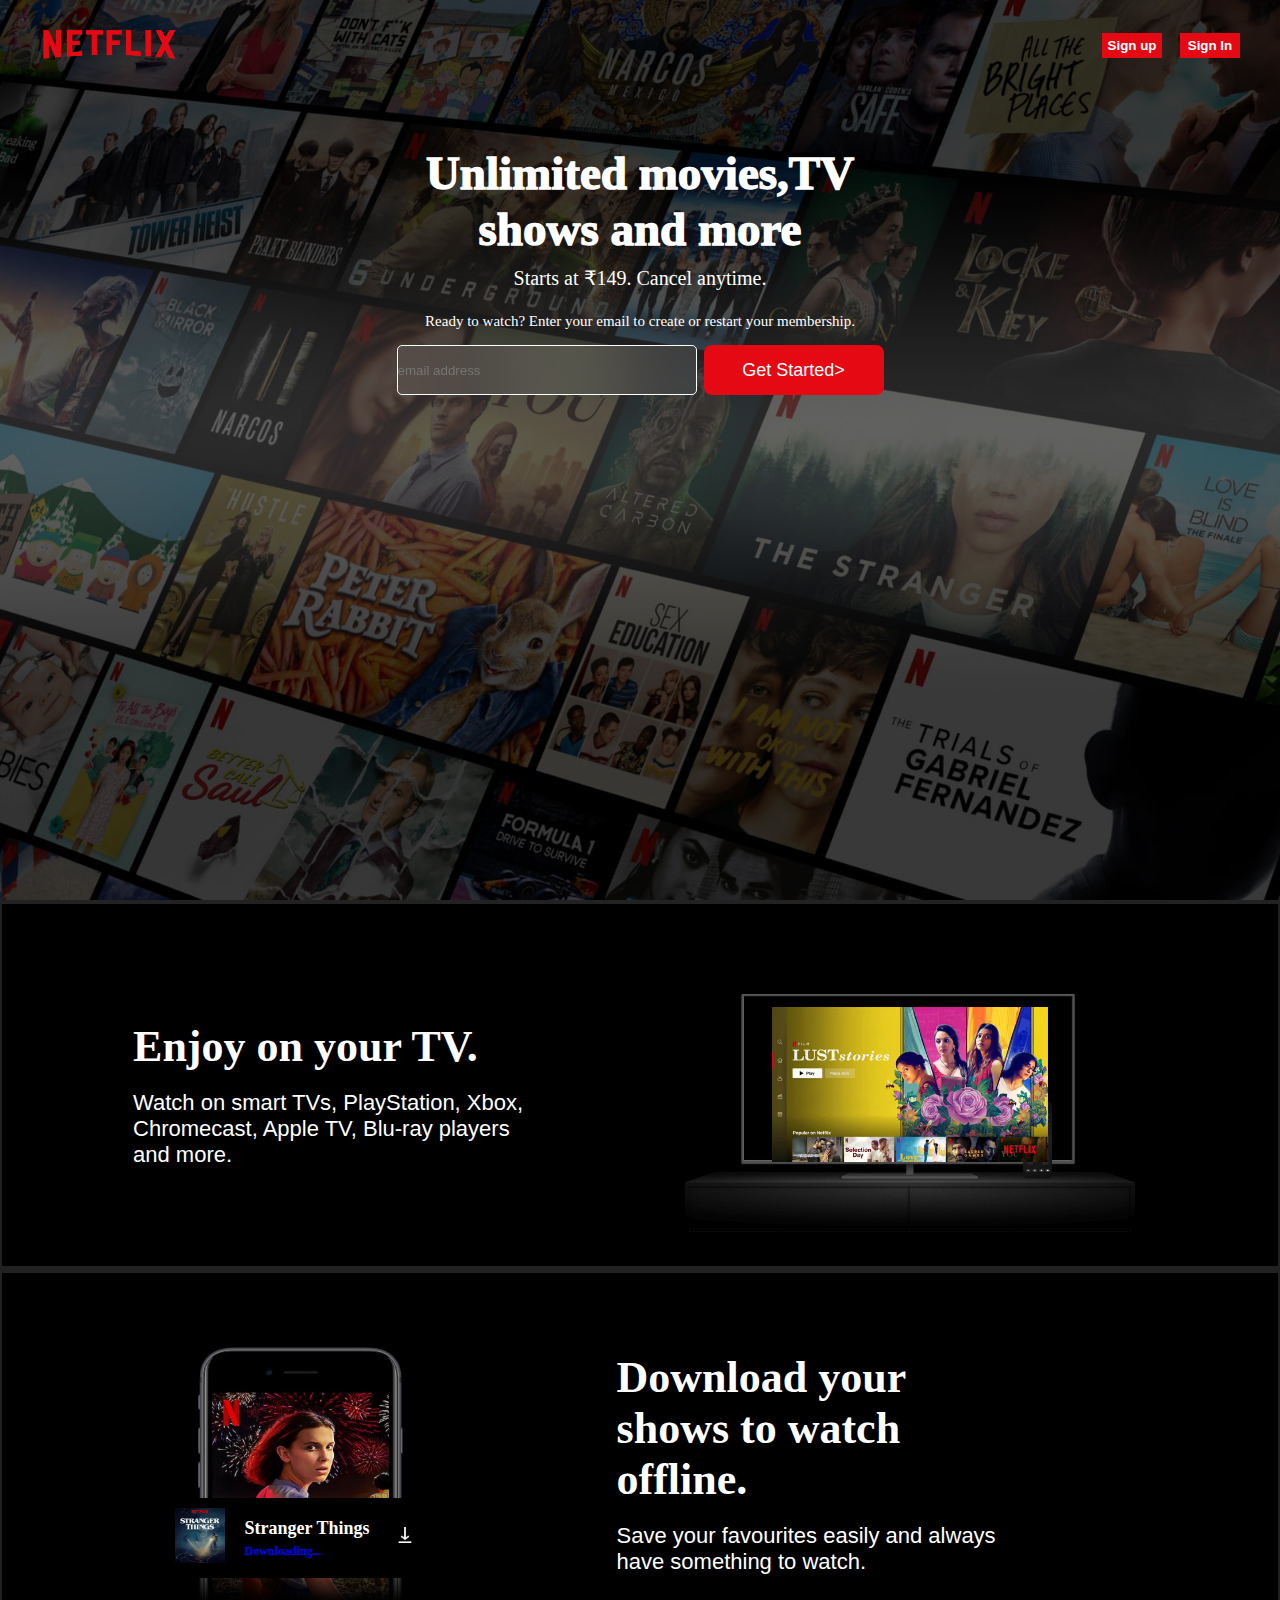
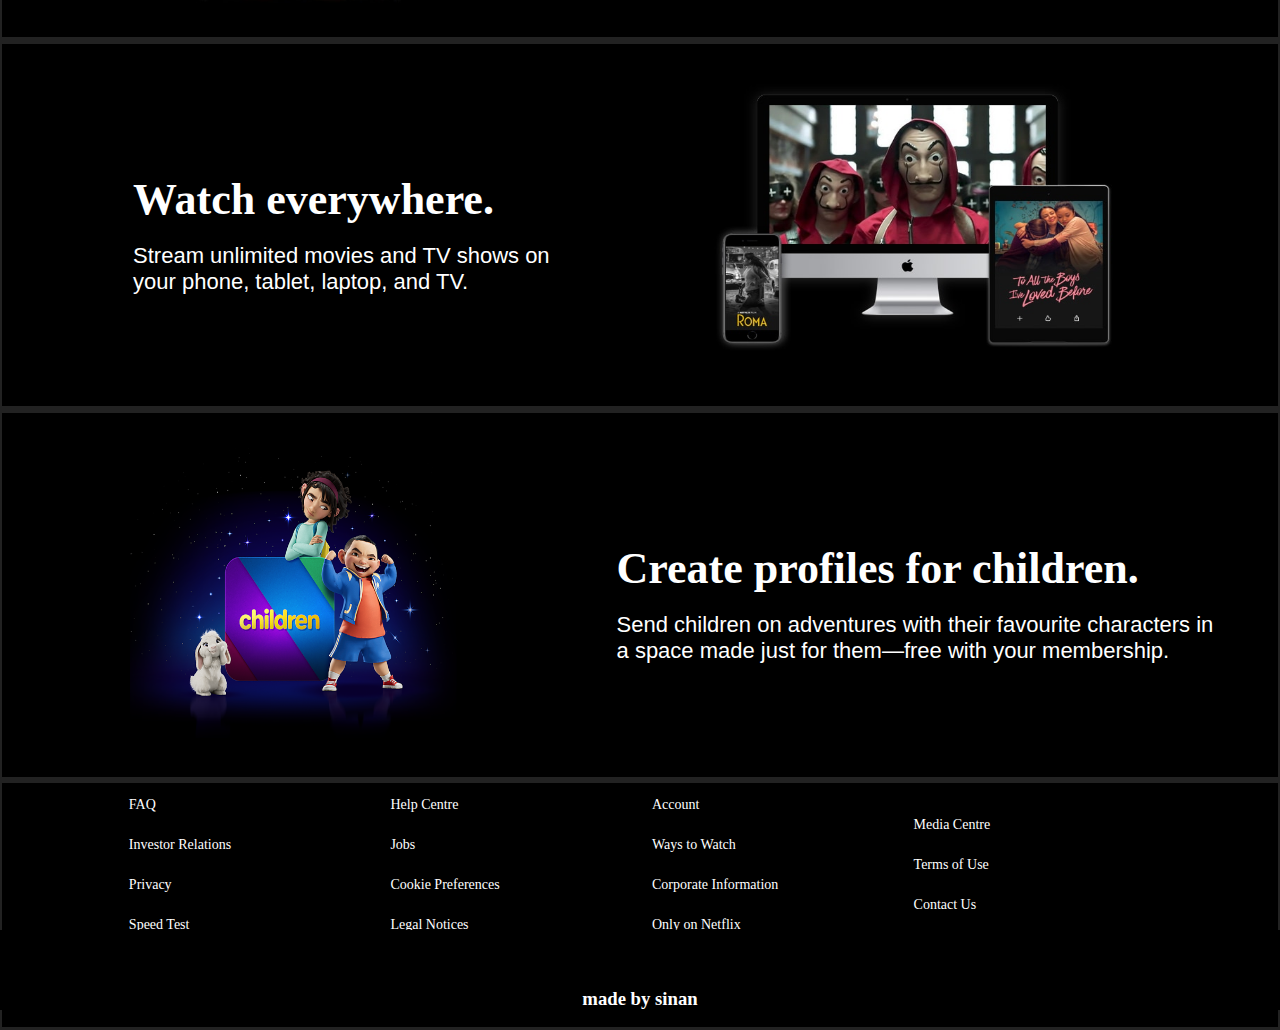
<file: index.html>
<!DOCTYPE html>
<html lang="en">
<head>
    <meta charset="UTF-8">
    <meta name="viewport" content="width=device-width, initial-scale=1.0">
    <title>Document</title>
    <link rel="stylesheet" href="https://cdnjs.cloudflare.com/ajax/libs/font-awesome/6.6.0/css/all.min.css" integrity="sha512-Kc323vGBEqzTmouAECnVceyQqyqdsSiqLQISBL29aUW4U/M7pSPA/gEUZQqv1cwx4OnYxTxve5UMg5GT6L4JJg==" crossorigin="anonymous" referrerpolicy="no-referrer" />
    <link rel="stylesheet" href="./index.css">
    
</head>
<body>
        <div class="background">
            <div class="first">
                <div class="ch1"><img src="./netflix-logo-0.png" width="140px" height="35px"  alt=""></div>
                <div class="ch2"><button class="btn2" onclick="return signup(event)">Sign up</button>
                    <button class="btn1" onclick="return signin(event)">Sign In</button>
                </div>
                <!-- <div class="ch2"><button class="btn1" onclick="return signin(event)">Sign In</button></div> -->
            </div>
            <div class="secondpart">
                <div class="heading1"><h1>Unlimited movies,TV
                    <br><span class="secondspan">shows and more</span> </h1></div>
                <div class="firstp"><p>Starts at ₹149. Cancel anytime.</p></div>
                <p class="secondp">Ready to watch? Enter your email to create or restart your membership.</p>
                <div class="emailbutton"><input class="firstinput" type="email" placeholder="email address" id="">
                    <button class="embtn" onclick="return email()">Get Started></button></div>
                    <h1 class="emailerror"></h1>

            </div>
        </div>
        <div class="secondmain">
            <div class="secondmainwidth">
                <div class="sctext"><h2>Enjoy on your TV.</h2><br>
                    <h3>
                        Watch on smart TVs, PlayStation, Xbox, Chromecast, Apple TV,
                        Blu-ray players <br> and more.
                      </h3>
                    </div>
                    <div class="scimage">
                        <img class="scimg" src="./tv.png" alt="">
                        <video autoplay loop class="scvid"  src="./video-tv-in-0819.m4v"></video>
                    </div>
            </div>
        </div>


        <div class="thirdmain">
            <div class="thirdmainwidth">
                <div class="thimage">
                    <img class="thimg" src="./home-mobile.jpg" alt="">
                    <div class="insideimg">
                        <img src="./boxshot.png" width="50px" height="55px" alt="">
                        <h5>Stranger Things <br>
                           <span class="spanh5"> Downloading...</span></h5>
                           <img class="gif" height="40px" width="40px" src="./download-icon.gif" alt="">
                     </div>
                    </div>
                    <div class="thtext">
                        <h2>Download your <br>shows to watch <br>offline.</h2>
                        <br>
                        <h3>
                            Save your favourites easily and always <br> have something to watch.
                          </h3>
                    </div>
            </div>
        </div>

        <div class="secondmain">
            <div class="secondmainwidth">
                <div class="sctext"><h2>Watch everywhere.</h2><br>
                    <h3>
                        Stream unlimited movies and TV shows on your phone, tablet, laptop, and TV.
                      </h3>
                    </div>
                    <div class="scimage">
                        <img class="scimg" src="./home-imac.jpg" alt="">
                        
                    </div>
            </div>
        </div>




        <div class="thirdmain">
            <div class="thirdmainwidth">
                <div class="fhimage">
                    <img class="fhimg" src="./child.png" alt="">
                    </div>
                    <div class="thtext">
                        <h2>Create profiles for children.</h2>
                        <br>
                        <h3>
                            Send children on adventures with their favourite characters in a space made just for them—free with your membership.
                          </h3>
                    </div>
            </div>
        </div>
        <nav>
            <div class="navmain">
            <div class="nav1">
                <ul><li>FAQ</li></ul>
                <ul><li>Investor Relations</li></ul>
                <ul><li>Privacy</li></ul>
                <ul><li>Speed Test</li></ul>
            </div>
            <div class="nav2">
                <ul><li>Help Centre</li></ul>
                <ul><li>Jobs</li></ul>
                <ul><li>Cookie Preferences</li></ul>
                <ul><li> Legal Notices</li></ul>
            </div>
            <div class="nav3">
                <ul><li>Account</li></ul>
                <ul><li>Ways to Watch</li></ul>
                <ul><li>Corporate Information</li></ul>
                <ul><li>Only on Netflix</li></ul>
            </div>
            <div class="nav4">
                <ul><li>Media Centre</li></ul>
                <ul><li> Terms of Use</li></ul>
                <ul><li>Contact Us</li></ul>
                
            </div>
        </div>
        </nav>
        <nav class="end">
            <h3>made by sinan </h3>
        </nav>





    <script src="./index.js"></script>
</body>
</html>
</file>
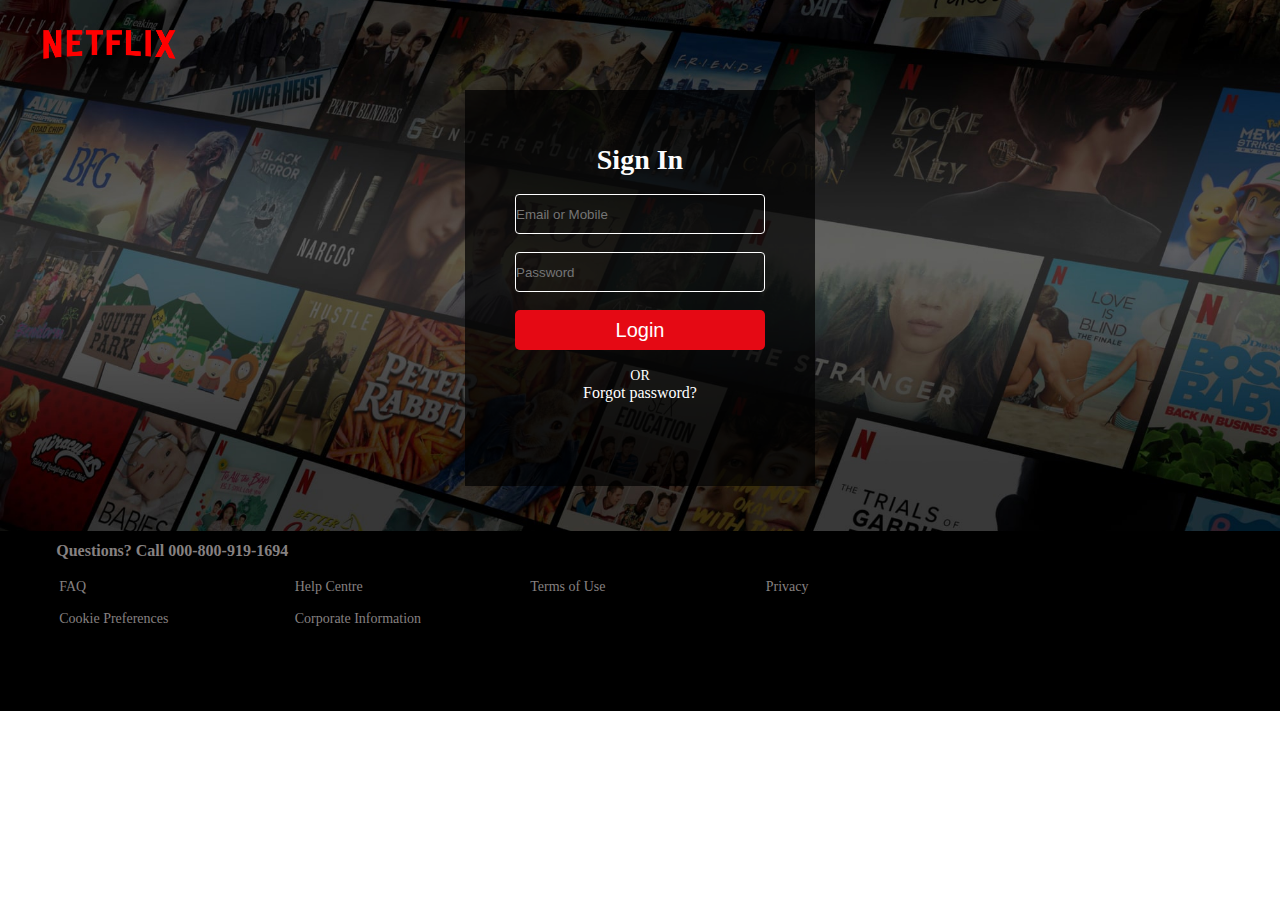
<file: login.html>
<!DOCTYPE html>
<html lang="en">
<head>
    <meta charset="UTF-8">
    <meta name="viewport" content="width=device-width, initial-scale=1.0">
    <title>Document</title>
    <link rel="stylesheet" href="./login.css">
</head>
<body>
    <div class="background">
        <div class="first">
            <div class="ch1"><img class="imger" src="./netflix-logo-0.png" width="140px" height="35px"  alt=""></div>
        </div>
        <div class="loginmain">
        <div class="login">
            <br><br><br>
            <h2 class="h2">Sign In</h2>
            <form action="" onsubmit="return login(event)">
                <br>
                <input type="text" id="username" placeholder="Email or Mobile">
                <br><br>
                <input type="password"  id="password" placeholder="Password">
                <br><br>
                <button type="submit">Login</button><br><br>
                <p style="color: white; font-size: 14px;" >OR</p>
                <p class="pa"><a href="#!!">Forgot password?</a></p><br>
                <div class="innerlogin"></div>  

            </form>
        </div>
    </div><br><br>
    <footer>
        <div class="foomain">
        <div class="foo1"> <h3>Questions? Call 000-800-919-1694</h3></div>
        <div class="foo2">
           <div class="one">
            <ul><li>FAQ</li>
            <li>Cookie Preferences</li></ul>
           </div>
           <div class="two">
            <ul>
                <li>Help Centre</li>
                <li>Corporate Information</li>
            </ul>
           </div>
           <div class="three">
            <ul><li>Terms of Use</li></ul>
           </div>
           <div class="four">
            <ul><li>Privacy</li></ul>
           </div>
        </div>
    </div>
    </footer>


    <script src="./login.js"></script>
</body>
</html>
</file>
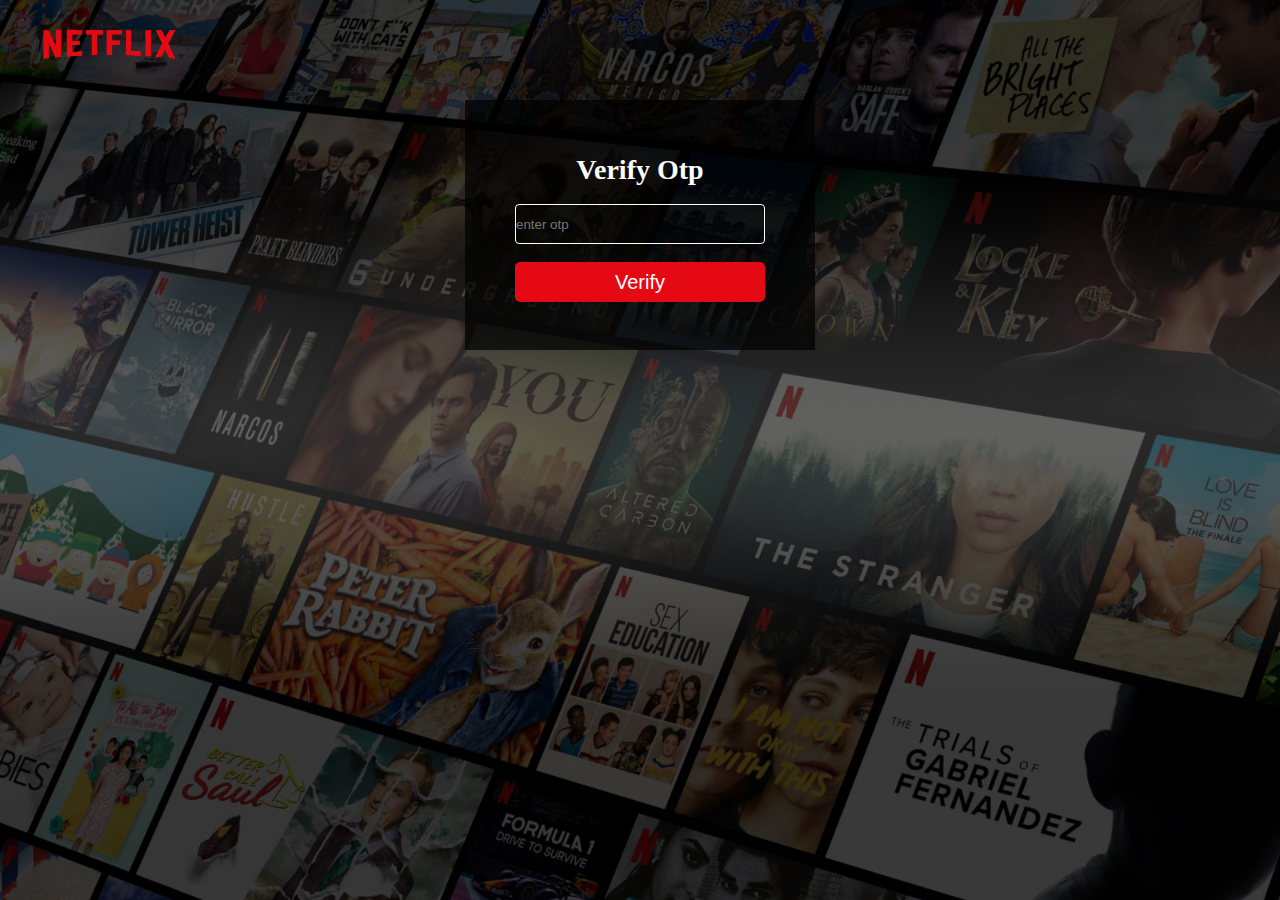
<file: otp.html>
<!DOCTYPE html>
<html lang="en">
<head>
    <meta charset="UTF-8">
    <meta name="viewport" content="width=device-width, initial-scale=1.0">
    <title>Document</title>
    <link rel="stylesheet" href="./otp.css">
</head>
<body>
    <div class="background">
        <div class="first">
            <div class="ch1"><img class="imger" src="./netflix-logo-0.png" width="140px" height="35px"  alt=""></div>
        </div>
        <!-- <div>
            
                <legend>EnterOtp</legend>
                <br><br>
                <form action="" onsubmit="return verifyotp(event)">
                    <input type="text"  id="otp">
                    <br><br>
                    <button type="submit">Verify</button>
                </form>
           
        </div> -->
        <div class="loginmain">
            <div class="login"><br><br><br>
                <h2 class="h2">Verify Otp</h2>
                <form action="" onsubmit="return verifyotp(event)">
                    <br>
                    <input type="text"  id="otp" placeholder="enter otp">
                    <br><br>
                    <button type="submit">Verify</button>
                    
                    
    
                </form>
            </div>
        </div>
    






    <script src="./otp.js"></script>
</body>
</html>
</file>
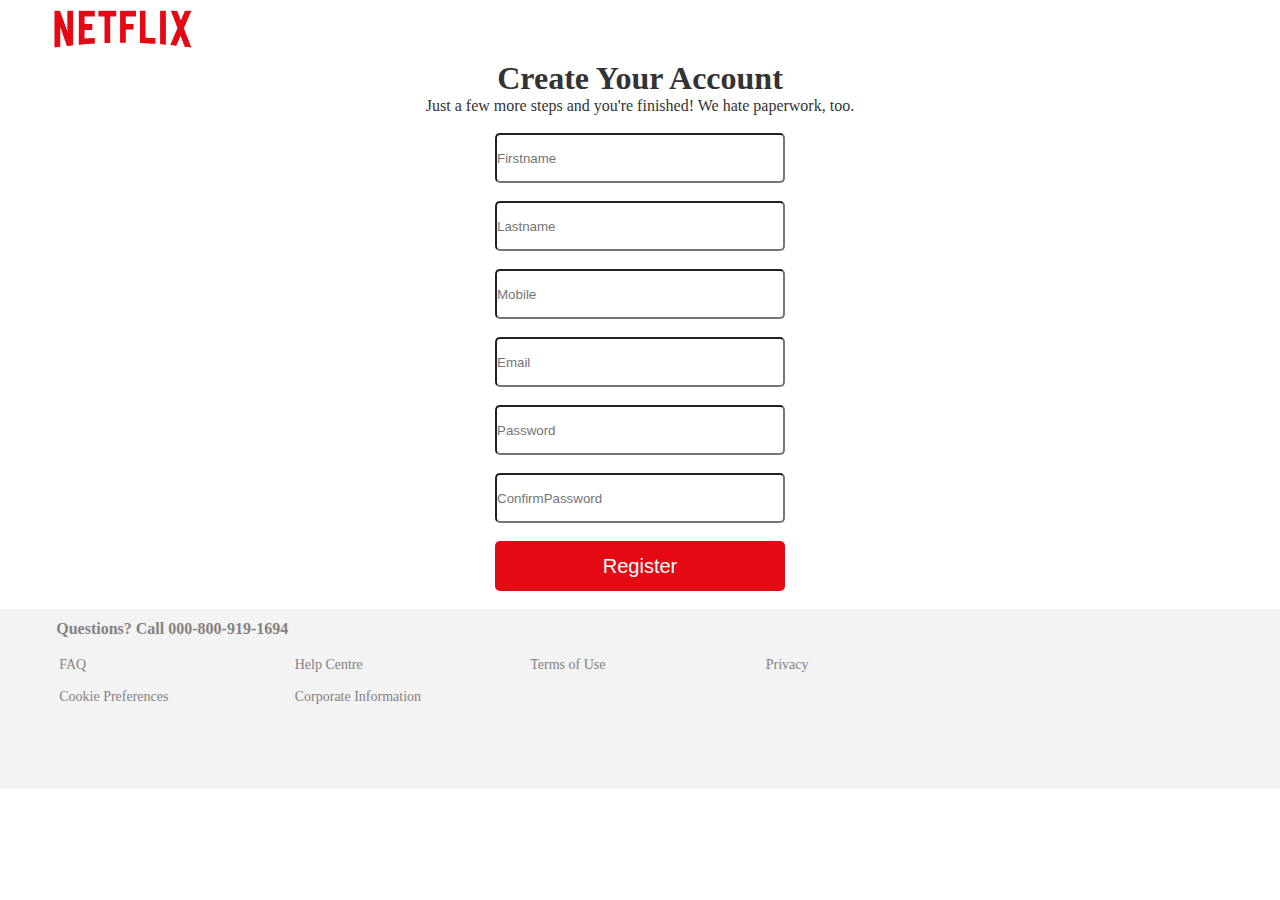
<file: register.html>
<!DOCTYPE html>
<html lang="en">
<head>
    <meta charset="UTF-8">
    <meta name="viewport" content="width=device-width, initial-scale=1.0">
    <title>Document</title>
    <link rel="stylesheet" href="./register.css">
</head>
<body>
    <nav>
        <nav class="navmain">
            <img src="./netflix-logo-0.png" height="45px" alt="">
        </nav>
    </nav>
    <div class="heading"><h1>Create Your Account </h1>
    <p>Just a few more steps and you're finished!
        We hate paperwork, too.</p></div>
        <div class="inner"></div>

       <br>
               
                <div class="form">
                <form action="" onsubmit="return register(event)">
                    
                    <input type="text"  id="firstname" placeholder="Firstname">
                    <br><br>
                    <input type="text"  id="lastname" placeholder="Lastname">
                    <br><br>
                    <input type="tel"  id="phonenumber"placeholder="Mobile" >
                    <br><br>
                    <input type="email"  id="email"placeholder="Email">
                    <br><br>
                    <input type="password"  id="password" placeholder="Password">
                    <br><br>         
                    <input type="password"  id="confirmpassword" placeholder="ConfirmPassword">
                    <br><br>
                    <div class="inner"></div>
                    <button type="submit">Register</button>

                </form>
            </div><br>
            <footer>
                <div class="foomain">
                <div class="foo1"> <h3>Questions? Call 000-800-919-1694</h3></div>
                <div class="foo2">
                   <div class="one">
                    <ul><li>FAQ</li>
                    <li>Cookie Preferences</li></ul>
                   </div>
                   <div class="two">
                    <ul>
                        <li>Help Centre</li>
                        <li>Corporate Information</li>
                    </ul>
                   </div>
                   <div class="three">
                    <ul><li>Terms of Use</li></ul>
                   </div>
                   <div class="four">
                    <ul><li>Privacy</li></ul>
                   </div>
                </div>
            </div>
            </footer>



    <script src="./register.js"></script>
</body>
</html>
</file>
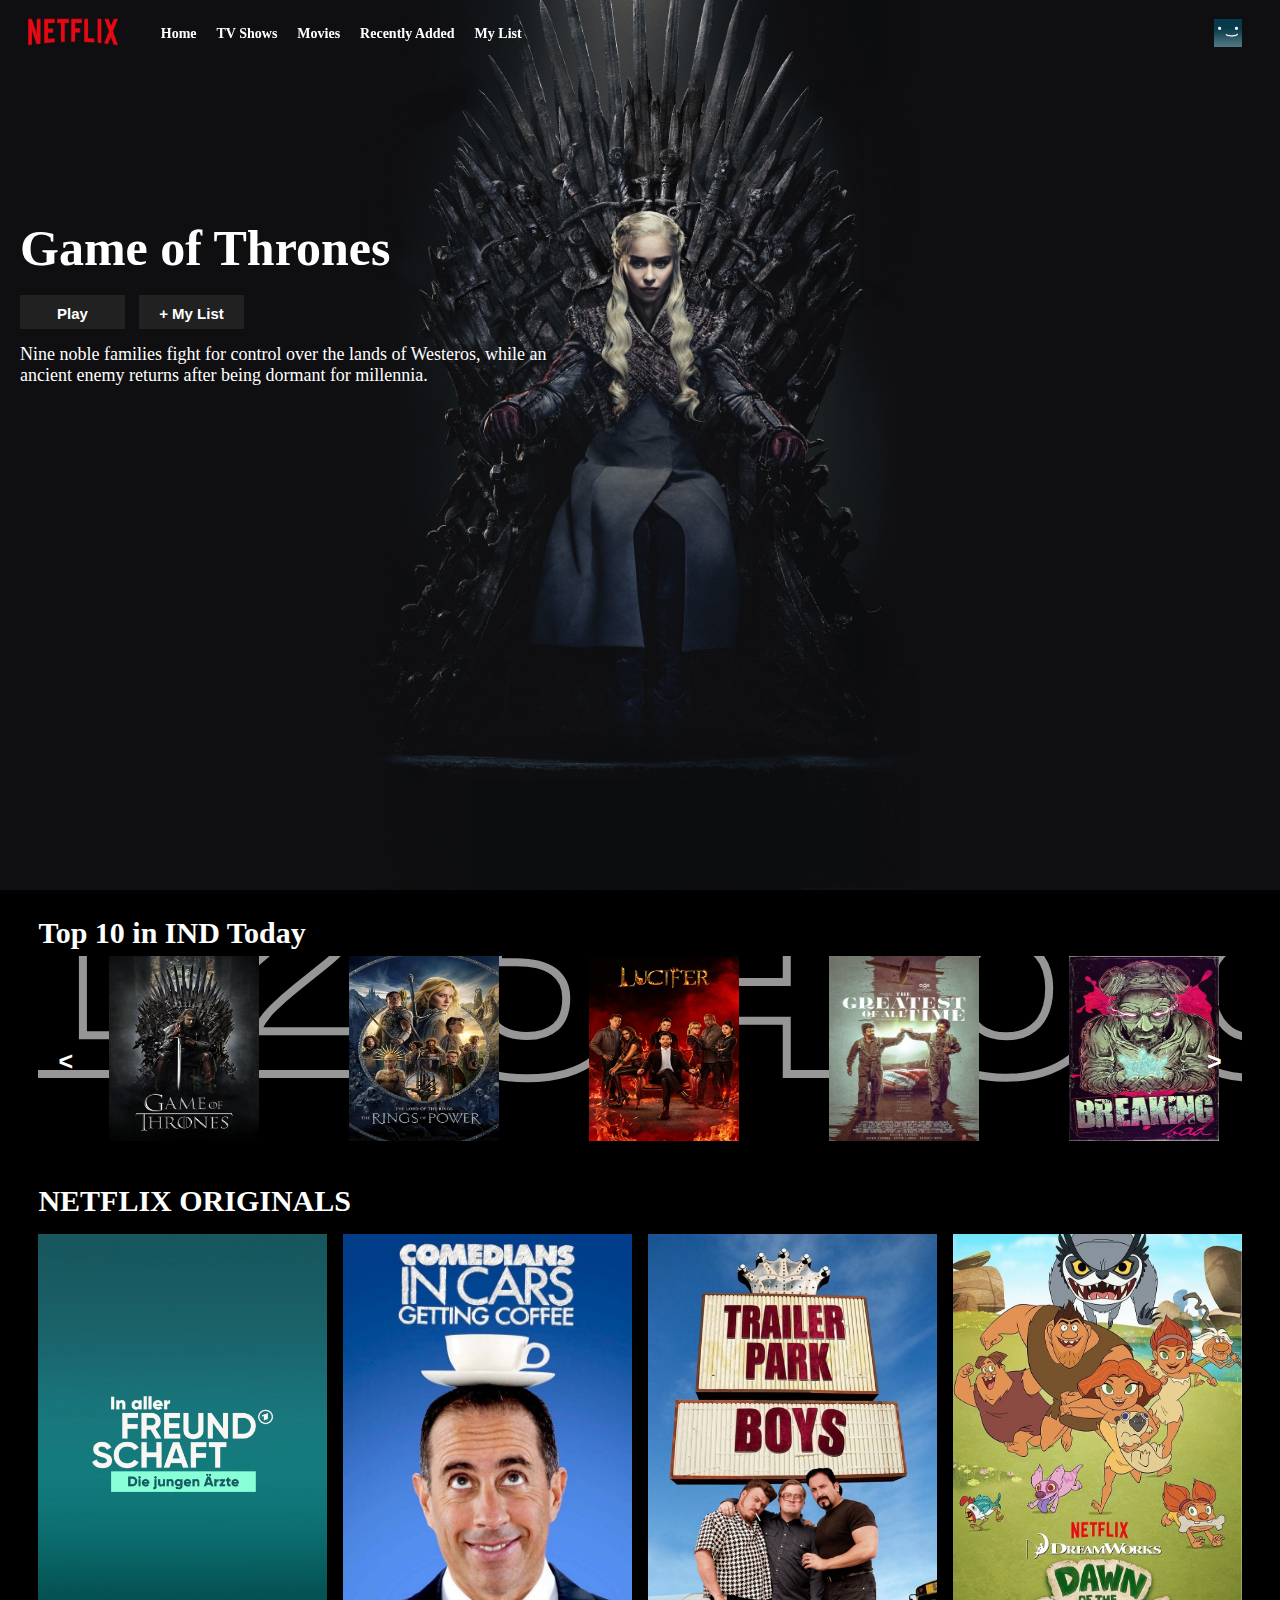
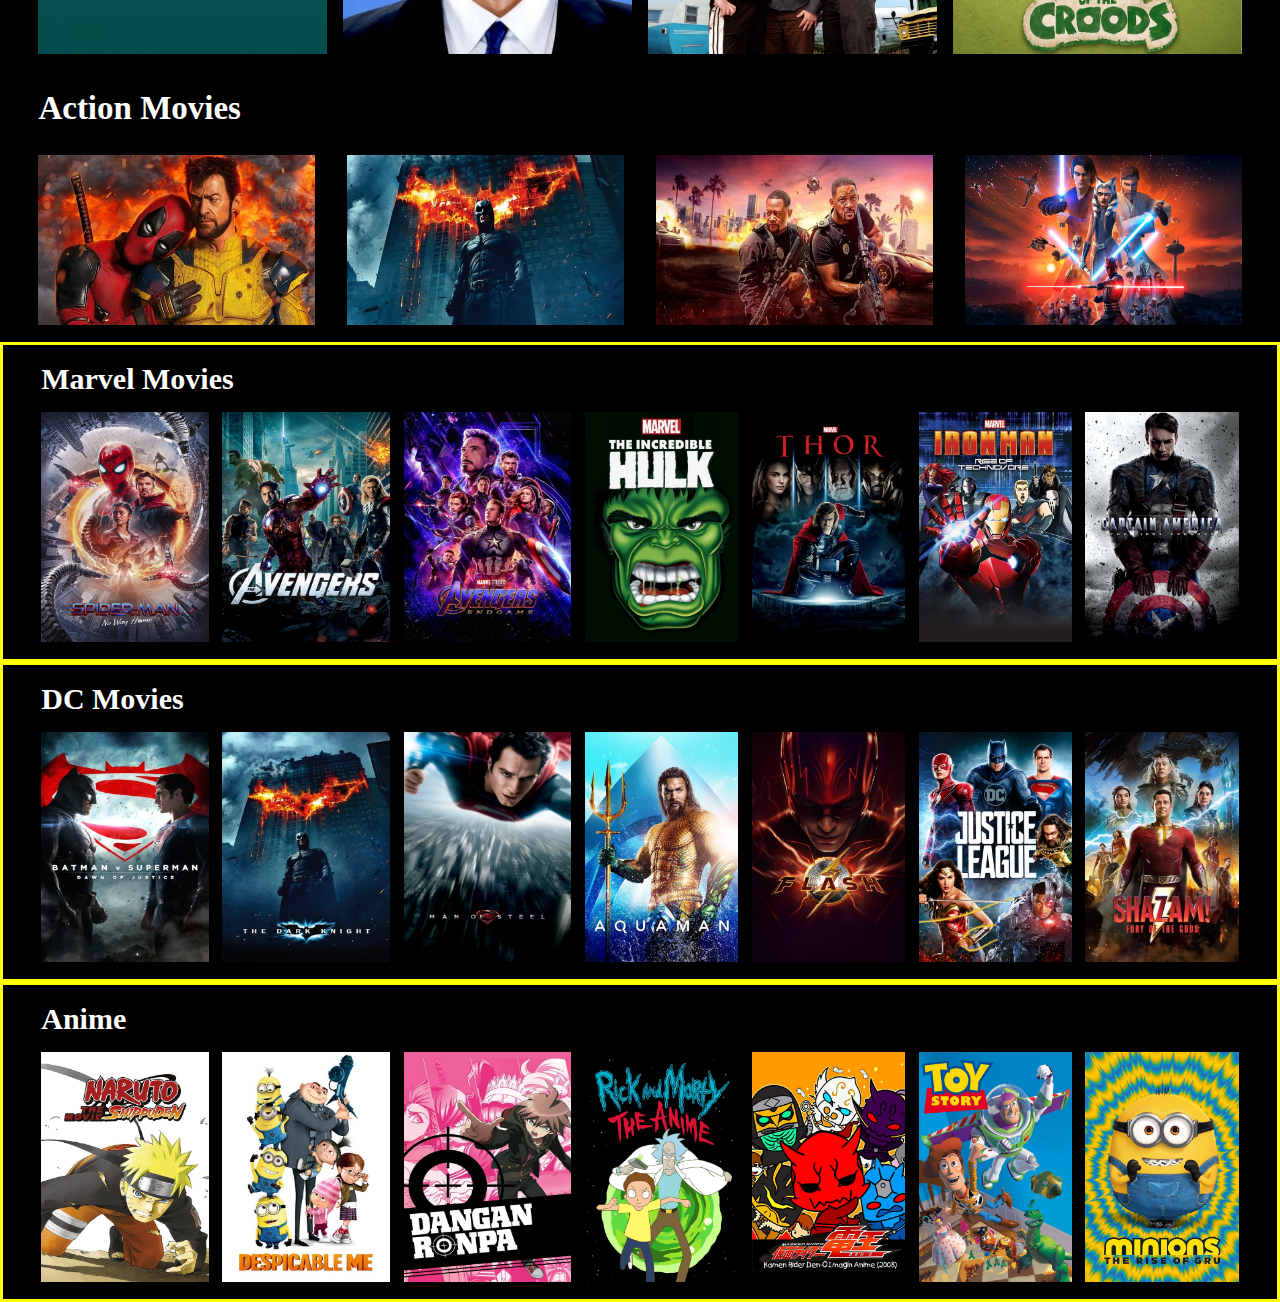
<file: welcome.html>
<!DOCTYPE html>
<html lang="en">
<head>
    <meta charset="UTF-8">
    <meta name="viewport" content="width=device-width, initial-scale=1.0">
    <title>Document</title>
    <link rel="stylesheet" href="./welcome.css">
    <link rel="stylesheet" href="https://cdnjs.cloudflare.com/ajax/libs/font-awesome/6.6.0/css/all.min.css" integrity="sha512-Kc323vGBEqzTmouAECnVceyQqyqdsSiqLQISBL29aUW4U/M7pSPA/gEUZQqv1cwx4OnYxTxve5UMg5GT6L4JJg==" crossorigin="anonymous" referrerpolicy="no-referrer" />
</head>
<body>
    <div class="background">
        <nav>
            <div class="navmain">
                <div class="logo"><img src="./netflix-logo-0.png" height="32px" width="95px" alt=""></div>
                <div class="items">
                    <ul>
                        <li><a href="#!!">Home</a></li>
                        <li><a href="#!!">TV Shows</a></li>
                        <li><a href="#!!">Movies</a></li>
                        <li><a href="#!!">Recently Added</a></li>
                        <li><a href="#!!">My List</a></li>
                    </ul>
                </div>
                <div class="coverall">
                <div class="search-container">
                    <input type="text" class="searchfield" placeholder="search" onclick="moviedata()">
                    <i class="fa-solid fa-magnifying-glass iconsearch" style="color: #ffffff;" onclick="moviedata()"></i>
                </div>

                <div class="leftitems"><i class="fa-solid fa-bell" style="color: #ffffff;"></i>
                    <img class="welcome" src="./welcomeavatar.png" alt="">
                </div>
            </div>

            </div>
            
        </nav>
        <div class="api">
      
        </div>
       



        <section class="slider">
            <div class="slide active" style="background-image: url('./gotttt.jpg');">
                <div class="content">
                    <br><br><br>
                    <h1>Game of Thrones</h1>
                    <button><i class="fa-solid fa-play" style="color: #ffffff;"></i>   Play</button>
                    <button>+ My List</button>
                    <p>Nine noble families fight for control over the lands of Westeros, while an ancient enemy returns after being dormant for millennia.</p>
                </div>
            </div>
    <div class="slide " style="background-image: url('./shit.jpg');">
        <div class="content">
            <br><br><br>
            <h1>Breaking Bad</h1>
            <button><i class="fa-solid fa-play" style="color: #ffffff;"></i>   Play</button>
            <button>+ My List</button>
            <p>A chemistry teacher diagnosed with inoperable lung cancer turns to manufacturing and selling methamphetamine with a former student to secure his family's future.</p>
        </div>
    </div>
    <div class="slide" style="background-image: url('./newwww.jpg');">
        <div class="content"><br><br><br>
            <h1>House of the Dragon</h1>
            <button><i class="fa-solid fa-play" style="color: #ffffff;"></i>   Play</button>
            <button>+ My List</button>
            <p>An internal succession war within House Targaryen at the height of its power, 172 years before the birth of Daenerys Targaryen.</p>
        </div>
    </div>
    <div class="slide " style="background-image: url('./welcomeback.jpg');">
        <div class="content"><br><br><br>
            <h1>Narcos</h1>
            <button><i class="fa-solid fa-play" style="color: #ffffff;"></i>  Play</button>
            <button>+ My List</button>
            <p>A gritty chronicle of the war against Colombia's drug cartels.</p>
        </div>
</div>
</section>
    </div> <br><br>
    <section>
        <section class="section1">
        <div class="heading"><h1 style="color: white; font-size: 30px;" >Top 10 in IND Today</h1></div>

        <div class="slider-container">
            <button class="prev"><</button>

        <div class="nobox">
            <div class="one">
                <div class="card1"><h1>1</h1></div>
                <div class="img1">
                    <img src="./oneee.jpg" alt="">
                </div>
            </div>
            <div class="two">
                <div class="card1"><h1>2</h1></div>
                <div class="img1">
                    <img src="./two.jpg" alt="">
                </div>
            </div>
            <div class="three">
                <div class="card1"><h1>3</h1></div>
                <div class="img1">
                    <img src="./three.jpg" alt="">
                </div>
            </div>
            <div class="four">
                <div class="card1"><h1>4</h1></div>
                <div class="img1">
                    <img src="./vijay.jpg" alt="">
                </div>
            </div>
            <div class="five">
                <div class="card1"><h1>5</h1></div>
                <div class="img1">
                    <img src="./bad.jpg" alt="">
                </div>
            </div>
            <div class="five">
                <div class="card1"><h1>6</h1></div>
                <div class="img1">
                    <img src="./six.jpg" alt="">
                </div>
            </div>
            <div class="five">
                <div class="card1"><h1>7</h1></div>
                <div class="img1">
                    <img src="./seven.jpg" alt="">
                </div>
            </div>
            <div class="five">
                <div class="card1"><h1>8</h1></div>
                <div class="img1">
                    <img src="./eight.jpg" alt="">
                </div>
            </div>
            <div class="five">
                <div class="card1"><h1>9</h1></div>
                <div class="img1">
                    <img src="./nine.jpg" alt="">
                </div>
            </div>
            <div class="five">
                <div class="card1"><h1>10</h1></div>
                <div class="img1">
                    <img src="./ten.jpg" alt="">
                </div>
            </div>
            
        </div>
        <button class="next">></button>
        </div>
    </section>
    </section><br>

    <section class="sectiontwo">
        <div class="sectwohead"><h1 style="color: white;font-size: 30px;">NETFLIX ORIGINALS</h1></div>

        <section class="sectiontwosub">
            <div class="secone"><img class="secimages" src="./secone.jpg" alt=""></div>
            <div class="sectwo"><img class="secimages" src="./sectwo.jpg" alt=""></div>
            <div class="secthree"><img src="./secthree.jpg" class="secimages" alt=""></div>
            <div class="secfour"><img src="./secfour.jpg" class="secimages" alt=""></div>
        </section>
    </section><br>
    <section class="sectionthree">
        <div class="threehead"><h1 style="color: white;font-size: 33px;">Action Movies</h1></div>
        <section class="sectionthreesub">
            <div class="threeone"><img class="secimages" src="./three1.jpg" alt=""></div>
            <div class="threetwo"><img class="secimages" src="./three2.jpg" alt=""></div>
            <div class="threethree"><img src="./three3.jpg" class="secimages" alt=""></div>
            <div class="threefour"><img src="./three4.jpg" class="secimages" alt=""></div>
           </section>
    </section>
    <section class="sectionfour">
        <div class="fourhead"><h1 style="color: white;font-size: 30px;">Marvel Movies</h1></div>
        <section class="sectionfoursub">
            <div class="fourone"><img class="secimages" src="./four1.jpg" alt=""></div>
            <div class="fourtwo"><img class="secimages" src="./four2.jpg" alt=""></div>
            <div class="fourthree"><img class="secimages" src="./four3.jpg" alt=""></div>
            <div class="fourfour"><img class="secimages" src="./four4.jpg" alt=""></div>
            <div class="fourfour"><img class="secimages" src="./four5.jpg" alt=""></div>
            <div class="fourfour"><img class="secimages" src="./four6.jpg" alt=""></div>
            <div class="fourfour"><img class="secimages" src="./four7.jpg" alt=""></div>


        </section>
    </section>
    <section class="sectionfour">
        <div class="fourhead"><h1 style="color: white;font-size: 30px;">DC Movies</h1></div>
        <section class="sectionfoursub">
            <div class="fourone"><img class="secimages" src="./five1.jpg" alt=""></div>
            <div class="fourtwo"><img class="secimages" src="./bat.jpg" alt=""></div>
            <div class="fourthree"><img class="secimages" src="./super.jpg" alt=""></div>
            <div class="fourfour"><img class="secimages" src="./five4.jpg" alt=""></div>
            <div class="fourfour"><img class="secimages" src="./five5.jpg" alt=""></div>
            <div class="fourfour"><img class="secimages" src="./five6.jpg" alt=""></div>
            <div class="fourfour"><img class="secimages" src="./five7.jpg" alt=""></div>


        </section>
    </section>
    <section class="sectionfour">
        <div class="fourhead"><h1 style="color: white;font-size: 30px;">Anime</h1></div>
        <section class="sectionfoursub">
            <div class="fourone"><img class="secimages" src="./six1.jpg" alt=""></div>
            <div class="fourtwo"><img class="secimages" src="./des.jpg" alt=""></div>
            <div class="fourthree"><img class="secimages" src="./six3.jpg" alt=""></div>
            <div class="fourfour"><img class="secimages" src="./six4.jpg" alt=""></div>
            <div class="fourfour"><img class="secimages" src="./six5.jpg" alt=""></div>
            <div class="fourfour"><img class="secimages" src="./six6.jpg" alt=""></div>
            <div class="fourfour"><img class="secimages" src="./six7.jpg" alt=""></div>


        </section>
    </section>




    <script src="./welcome.js"></script>

</body>
</html>
</file>
<file: index.css>
*{
    box-sizing: border-box;
    margin: 0;
    padding: 0;
}
.first{
    /* border: 6px solid red; */
    width: 100%;
    height: 90px;
    display: flex;
    margin-bottom: 55px;
   gap: 110px;
}

.ch1{
    /* border: 4px solid yellow;    */
    height: inherit;
    width: 50%;
    display: flex;
    align-items: center;
    margin-left: 40px;
    margin-bottom: 20px;
}
.ch2{
    /* border: 4px solid yellow; */
    height: inherit;
    width: 50%;
    display: flex;
    justify-content: end;
    align-items: center;
    margin-right: 40px;
    gap: 18px;
    
}
.background {
    width: 100%;
    height: 100vh; 
    background-image: url('./home-bg.jpg');
    background-position: center;
    background-repeat: no-repeat;
    background-size: cover; 
}
.btn1{
    padding: 5px;
    background-color: #e50914;
    color: white;
    width: 60px;
    border: none;
    font-weight: bolder;
}
.btn1:hover{
    background-color: #e02f38;
}
.btn2{
    padding: 5px;
    background-color: #e50914;
    color: white;
    width: 60px;
    border: none;
    /* position: relative;
    left: 300px; */
    font-weight: bolder;

}
.btn2:hover{
    background-color: #e02f38;
}
.secondpart{
    /* border: 2px solid red; */
    height: 400px;
    display: flex;
    flex-direction: column;
}
.heading1{
    /* border: 3px solid yellow; */
    height: 100px;
    width: 100%;
    /* display: flex;
    justify-content: center; */
    margin-bottom: 18px;
}
.heading1 h1{
    color: white;
    font-size: 47px;
    font-weight: 920;
    /* font-style: unset; */
    font-family: 'Lucida Sans', 'Lucida Sans Regular', 'Lucida Grande', 'Lucida Sans Unicode', Geneva, Verdana, sans-serifz;
    line-height: 1.2;
    text-align: center;
}
.firstp{
    /* border: 2px solid red; */
    width: inherit;
    height: 50px;
    display: flex;
    justify-content: center;
    align-items: center;
}
.firstp p{
    color: white;
    font-size: 20px;
    font-weight: 100;
    font-family: 'Lucida Sans', 'Lucida Sans Regular', 'Lucida Grande', 'Lucida Sans Unicode', Geneva, Verdana, sans-serifz;
    margin-bottom: 20px;

}
.secondspan{
    display: block;
}
.secondp{
    color: white;
    text-align: center;
    font-weight: 500;
    margin-bottom: 15px;
    font-size: 15px;
    font-weight: 200;
}
.emailbutton{
    /* border: 3px solid rgb(44, 247, 18); */
    height: 140px;
    display: flex;
    justify-content: center;
    gap: 7px;

}
.firstinput{
    height: 50px;
    width: 300px;
    background-color: rgba(255, 255, 255, 0.1);
    backdrop-filter: blur(30px);
    border: 1px solid white;
    color: white;
    border-radius: 5px;
}
.embtn{
    height: 50px;
    width: 180px;
    background-color: #e50914;
    color: white;
    font-size: 18px;
    border: none;
    border-radius: 8px;
}
.embtn:hover{
    background-color: #e02f38;
}

.secondmain{
    /* border: 2px solid red; */
    border-top: 4px solid #222;
    border-bottom: 4px solid #222;
    border-left: 2px solid #222 ;
    border-right: 2px solid #222 ;
    height: 370px;
    display: flex;
    justify-content: center;
    background-color: black;
}
.sctext{
    /* border: 2px solid yellow; */
    height: 380px;
    width: 42%;
    display: flex;
    justify-content: center;
    align-items: start;
    flex-direction: column;
    margin-left: 80px;
}
.sctext h2,h3{
    color: white;
}
.sctext h2{
    font-size: 44px;
    font-weight: bolder;

}
.sctext h3{
    font-size: 22px;
    font-weight: 100;
    font-family: 'Gill Sans', 'Gill Sans MT', Calibri, 'Trebuchet MS', sans-serif;
}
.secondmainwidth{
    /* border: 2px solid green; */
    width: 92%;
    display: flex;
    
}
.scimage{
    /* border: 2px solid rgb(224, 240, 3); */
    height: 360px;
    width: 58%;
    display: flex;
    justify-content: center;
    align-items: center;
}
.scimg {
    height: 300px;
    width: 450px;
    background-position: center;
    background-repeat: no-repeat;
    background-size: cover;
    /* position: relative;   */
    display: flex;
}
.scvid{
    position: absolute;
    height: 155px;
    width: 350px;
    /* left: 580px; */

}


.thirdmain{
    /* border: 2px solid red; */
    height: 370px;
    display: flex;
    justify-content: center;
    background-color: black;
    border-top: 3px solid #222;
    border-bottom: 3px solid #222;
    border-left: 2px solid #222 ;
    border-right: 2px solid #222 ;
    }
.thirdmainwidth{
    /* border: 2px solid green; */
    width: 92%;
    display: flex;
    justify-content: space-between;
    
}
.thtext{
    /* border: 2px solid yellow; */
    height: 380px;
    width: 52%;
    display: flex;
    justify-content: center;
    align-items: start;
    flex-direction: column;
    
}
.thtext h2,h3{
    color: white;
}
.thtext h2{
    font-size: 44px;
    font-weight: bolder;

}
.thtext h3{
    font-size: 22px;
    font-weight: 100;
    font-family: 'Gill Sans', 'Gill Sans MT', Calibri, 'Trebuchet MS', sans-serif;
}
.thimage{
    /* border: 2px solid rgb(14, 0, 95); */
    height: 360px;
    display: flex;
    width: 42%;
    justify-content: center; 
     align-items: center;
     flex-direction: column;
}
.thimg {
    height: 300px;
    width: 210px;
    background-position: center;
    background-repeat: no-repeat;
    background-size: cover;
    position: relative;  
}
.insideimg{
    /* border: 2px solid yellow; */
    height: 80px;
    width: 270px;
    /* margin-top: 0; */
    position: absolute;
   margin-top: 170px;
   border-radius: 10px;
   background-color: black;
}
.insideimg img{
    margin-top: 10px;
    margin-left: 10px;
}
.insideimg h5{
    color: white;
    position: absolute;
    top: 20px;
    left: 80px;
    font-size: 18px;
}
.spanh5{
    font-size: 12px;
    color: blue;
}
.gif{
    position: absolute;
    right: 10px;
    top: 7px;
    text-align: center;
}
.fhimage{
    /* border: 2px solid rgb(14, 0, 95); */
    height: 360px;
    display: flex;
    width: 42%;
    justify-content: center; 
     align-items: center;
     flex-direction: column;
}
.fhimg {
    height: 290px;
    width: 340px;
    background-position: center;
    background-repeat: no-repeat;
    background-size: cover;
    position: relative;  
}
nav{
    /* border: 2px solid red; */
    height: 250px;
    background-color: black;
    display: flex;
    justify-content: center;
    position: relative;
    border-top: 3px solid #222;
    border-bottom: 3px solid #222;
    border-left: 2px solid #222 ;
    border-right: 2px solid #222 ;
}
.navmain{
    /* border: 2px solid yellow; */
    width: 82%;
    display: flex;
}
.nav1{
    /* border: 2px solid rgb(138, 0, 0); */
    width: 25%;
    height: inherit;
    display: flex;
    justify-content: center;
    align-items: start;
    flex-direction: column;
    color: white;
    padding: 10px;
    margin-bottom: 100px;
}
.nav1 ul{
  
    margin-top: 20px; 
}
.nav1 ul li{
    list-style: none;
    padding: 2px;
    font-size: 14px;

}
.nav2{
    /* border: 2px solid rgb(138, 0, 0); */
    width: 25%;
    height: inherit;
    display: flex;
    justify-content: center;
    align-items: start;
    flex-direction: column;
    color: white;
    padding: 10px;
    margin-bottom: 100px;
}
.nav2 ul{
    margin-top: 20px; 
}
.nav2 ul li{
    list-style: none;
    padding: 2px;
    font-size: 14px;
}

.nav3{
    /* border: 2px solid rgb(138, 0, 0); */
    width: 25%;
    height: inherit;
    display: flex;
    justify-content: center;
    align-items: start;
    flex-direction: column;
    color: white;
    padding: 10px;
    margin-bottom: 100px;
}
.nav3 ul{
    margin-top: 20px; 
}
.nav3 ul li{
    list-style: none;
    padding: 2px;
    font-size: 14px;

}
.nav4{
    /* border: 2px solid rgb(40, 238, 13); */
    width: 25%;
    height: inherit;
    display: flex;
    justify-content: center;
    align-items: start;
    flex-direction: column;
    color: white;
    padding: 10px;
    margin-bottom: 100px;
}
.nav4 ul{
    margin-top: 20px; 
}
.nav4 ul li{
    list-style: none;
    padding: 2px;
    font-size: 14px;

}
.end{
    /* border: 2px solid red; */
    height: 80px;
    width: 100%;
    position: absolute;
   margin-top: -100px;
   display: flex;
   justify-content: center;
   align-items: end;
   border: none;
}
.emailerror{
    display: none;
    background-color: transparent;
    color: red;
    text-align: center;
    /* border: 2px solid yellow; */
    position: relative;
    bottom: 90px;
    right: 100px;
    font-size: 18px;
}
</file>
<file: login.css>
*{
    box-sizing: border-box;
    padding: 0;
    margin: 0;
}
.first{
    /* border: 6px solid red; */
    width: 100%;
    height: 90px;
    display: flex;
    margin-bottom: 55px;
}
.ch1{
    /* border: 4px solid yellow; */
    height: inherit;
    width: 50%;
    display: flex;
    align-items: center;
    margin-left: 40px;
    margin-bottom: 20px;
}
.background {
    /* width: 100%;
    min-height: calc(100vh - 10px); */
    flex-grow: 1;
    background-image: url('./home-bg.jpg');
    background-position: center;
    background-repeat: no-repeat;
    background-size: cover; 
   /* filter: contrast(70%); */
   position: relative;
}
.imger{
 filter: saturate(290%);
}
.login{
    border: 2px solid black;
    text-align: center;
    width: 350px;
    height: inherit;
    /* margin-left: 380px; */
    /* position: absolute; */
    /* top: 60px; */
    display: flex;
    align-items: center;
    /* justify-content: center; */
    flex-direction: column;
    background: rgba(0, 0, 0, 0.7);
    border: none;
    

}
input{
    width: 250px;
    height: 40px;
    background-origin: 1px solid rgb(179, 176, 176);
    border-radius: 4px;
    background-color: transparent;
    border: 1px solid white;
    color: white;

}
.loginmain{
    /* border: 5px solid rgb(233, 233, 7); */
    width: 100%;
    height: 396px;
    display: flex;
    justify-content: center;
    position: absolute;
    top: 90px;
}
button{
    height: 40px;
    width: 250px;
    color: white;
    background-color: #e50914;
    border: none;
    border-radius: 5px;
    font-size: 20px;
}
button:hover{
    background-color: #b42b32;
}
.h2{
    font-size: 28px;
    color: #fcfcfc;
  
}
.pa a{
    color: white;
    text-decoration: none;
}
a:hover{
    color: rgb(122, 11, 11);
}

footer{
    /* border: 2px solid red; */
    height: 180px;
    width: 100%;
    display: flex;
    justify-content: center;
    /* flex-direction: column; */
    background-color:
    #000000;
    top: 350px;
    position: relative;
}
.foomain{
    /* border: 2px solid green; */
    width: 92%;
    display: flex;
    flex-direction: column;
}
.foo1{
    /* border: 2px solid red; */
    height: 40px;
    display: flex;
    align-items: center;
}
.foo2{
    /* border: 2px solid rgb(255, 211, 17); */
    height: 140px;
    display: flex;
}
.one{
    /* border: 2px solid green; */
    height: inherit;
    width: 20%;
}
.two{
    /* border: 2px solid green; */
    height: inherit;
    width: 20%;
}
.three{
    /* border: 2px solid green; */
    height: inherit;
    width: 20%;
}
.four{
    /* border: 2px solid green; */
    height: inherit;
    width: 20%;
}
ul li{
    list-style: none;
    font-size: 14px;
    color: #868181;
    padding: 8px;
}
.foo1 h3{
    color:#868181 ;
    font-size: 16px;
    padding: 5px;
}
.innerlogin{
    
    background: rgba(0, 0, 0, 0.6);
    height: 25px;
    width: 300px;
    color: rgb(212, 0, 0);
    display: none;

}
.background {
    padding-bottom: 180px; /* Ensure there's space for the footer */
}
/* Tablets (width: 768px to 1024px) */
@media screen and (max-width: 1024px) {
    .first {
        flex-direction: column;
        height: auto;
    }

    .ch1 {
        width: 100%;
        margin-left: 0;
    }

    .login {
        width: 90%;
        margin: 0 auto;
    }

    input, button {
        width: 90%;
    }

    footer {
        flex-direction: column;
        height: auto;
    }

    .foo2 {
        flex-direction: column;
        align-items: center;
    }

    .one, .two, .three, .four {
        width: 100%;
        margin-bottom: 20px;
    }
}

/* Mobile Devices (width: 320px to 767px) */
@media screen and (max-width: 767px) {
    .first {
        flex-direction: column;
        align-items: center;
        height: auto;
    }

    .ch1 {
        width: 100%;
        margin: 0;
    }

    .loginmain {
        top: 50px;
    }

    .login {
        width: 80%;
    }

    input, button {
        width: 100%;
    }

    .h2 {
        font-size: 24px;
    }

    footer {
        flex-direction: column;
        height: auto;
    }

    .foo2 {
        flex-direction: column;
        align-items: center;
    }

    .one, .two, .three, .four {
        width: 100%;
        margin-bottom: 20px;
    }
}

/* Small Mobile Devices (width: less than 480px) */
@media screen and (max-width: 480px) {
    .login {
        width: 100%;
        padding: 20px;
    }

    input, button {
        width: 100%;
        font-size: 16px;
    }

    .h2 {
        font-size: 22px;
    }

    footer {
        padding: 10px;
    }

    .foo1 h3 {
        font-size: 14px;
    }
}
</file>
<file: otp.css>
*{
    box-sizing: border-box;
    padding: 0;
    margin: 0;
}
.first{
    /* border: 6px solid red; */
    width: 100%;
    height: 90px;
    display: flex;
    margin-bottom: 55px;
}
.ch1{
    /* border: 4px solid yellow; */
    height: inherit;
    width: 50%;
    display: flex;
    align-items: center;
    margin-left: 40px;
    margin-bottom: 20px;
}
.background {
    width: 100%;
    height: 100vh; 
    background-image: url('./home-bg.jpg');
    background-position: center;
    background-repeat: no-repeat;
    background-size: cover; 
   /* filter: contrast(70%); */
   position: relative;
}
.login{
    border: 2px solid black;
    text-align: center;
    width: 350px;
    height: 250px;
    /* margin-left: 380px; */
    /* position: absolute; */
    /* top: 60px; */
    display: flex;
    align-items: center;
    /* justify-content: center; */
    flex-direction: column;
    background: rgba(0, 0, 0, 0.7);
    border: none;
    

}
input{
    width: 250px;
    height: 40px;
    background-origin: 1px solid rgb(179, 176, 176);
    border-radius: 4px;
    background-color: transparent;
    border: 1px solid white;
    color: white;

}
.loginmain{
    /* border: 5px solid rgb(233, 233, 7); */
    width: 100%;
    height: 396px;
    display: flex;
    justify-content: center;
    position: absolute;
    top: 100px;
}
button{
    height: 40px;
    width: 250px;
    color: white;
    background-color: #e50914;
    border: none;
    border-radius: 5px;
    font-size: 20px;
}
button:hover{
    background-color: #b42b32;
}
.h2{
    font-size: 28px;
    color: #fcfcfc;
  
}
</file>
<file: register.css>
*{
    box-sizing: border-box;
    padding: 0;
    margin: 0;
}
nav{
    /* border: 2px solid red; */
    height: 60px; 
    display: flex;
    justify-content: center;
}
.navmain{
    /* border: 2px solid blue; */
    height: inherit;
    width: 92%;
    display: flex;
    justify-content: start;
    align-items: center;
}
.heading{
    text-align: center;
    color: 
    #333333;
}
.form{
    /* border: 2px solid red; */
    text-align: center;
}
input{
    width: 290px;
    height: 50px;
    background-origin: 1px solid rgb(179, 176, 176);
    border-radius: 5px;
}
button{
    height: 50px;
    width: 290px;
    color: white;
    background-color: #e50914;
    border: none;
    border-radius: 5px;
    font-size: 20px;
}
button:hover{
    background-color: #b42b32;
}
footer{
    /* border: 2px solid red; */
    height: 180px;
    width: 100%;
    display: flex;
    justify-content: center;
    /* flex-direction: column; */
    background-color:
    #f3f3f3;
}
.foomain{
    /* border: 2px solid green; */
    width: 92%;
    display: flex;
    flex-direction: column;
}
.foo1{
    /* border: 2px solid red; */
    height: 40px;
    display: flex;
    align-items: center;
}
.foo2{
    /* border: 2px solid rgb(255, 211, 17); */
    height: 140px;
    display: flex;
}
.one{
    /* border: 2px solid green; */
    height: inherit;
    width: 20%;
}
.two{
    /* border: 2px solid green; */
    height: inherit;
    width: 20%;
}
.three{
    /* border: 2px solid green; */
    height: inherit;
    width: 20%;
}
.four{
    /* border: 2px solid green; */
    height: inherit;
    width: 20%;
}
ul li{
    list-style: none;
    font-size: 14px;
    color: #868181;
    padding: 8px;
}
.foo1 h3{
    color:#868181 ;
    font-size: 16px;
    padding: 5px;
}
.inner{
    background-color: #e50914;
    height: 25px;
    width: 300px;
    color: white;
    display: none;
    left: 400px;
    top:40px;
    position: absolute;
    text-align: center;
   
}
</file>
<file: welcome.css>
*{
    box-sizing: border-box;
    padding: 0;
    margin: 0;
} 
body{background-color: black;}

nav{
    /* border: 2px solid yellow; */
     height: 65px;
    width: 100%;
    display: flex;
    justify-content: center;
    z-index: 1000;
    position: relative;
    position: fixed;
    top: 0px;
    background-color: transparent;
    border-bottom: 2px solid transparent;
    transition: background-color 0.5s ease;
} 
/* When scrolled down, we will add a black background */
nav.scrolled {
    background-color: black; 
    border-bottom: 2px solid #222; 
    transition: background-color 0.5s ease;
}
.navmain{
    /* border: 2px solid rgb(180, 0, 0); */
    height: inherit;
    width: 96%;
    display: flex;
} 
.logo{
    /* border: 2px solid green; */
     height: inherit;
    width: 11%;
    display: flex;
    align-items: center;
} 
 .items{ 
     /* border: 2px solid yellow;  */
     height: inherit;
    width: 36%;
    display: flex;
    align-items: center;
}
.items ul{
    display: flex;
    gap: 20px;
}
.items ul li{
    list-style: none;
}
.items ul li a{
    text-decoration: none;
    color: #ffffff;
    font-size: 14px;
    font-weight: 800;
}


.leftitems{
    /* border: 2px solid rgb(30, 255, 0); */
    height: inherit;
    width: 8%;
    display: flex;
    align-items: center;
    gap: 20px;
    justify-content: end;
    
}
.fa-bell{
    font-size: 16px;
} 
.welcome{ 
     height: 28px; 
    width: 28px;

}
.fa-magnifying-glass{
    font-size: 16px;
}
.search-container{
    /* border: 2px solid red; */
    display: flex;
    align-items: center;
    gap: 10px;
} 
 .coverall{ 
     /* border: 5px solid greenyellow;  */
     width: 52%;
    display: flex;
    justify-content: end;
    gap: 35px;
} 
.searchfield {
    width: 0; 
    opacity: 0;
    padding: 5px; 
    border: 1px solid #ccc;
    border-radius: 3px;
    background-color: black;
    color: #fff;
    transition: width 0.7s ease-in-out, opacity 0.5s ease-in-out; 
}
.search-container:hover .searchfield {
    width: 170px; 
    opacity: 1; 
} 



.slider {
    position: relative;
    height: calc(100vh - 20px); 
    display: flex;
    justify-content: center;
    align-items: center;
    z-index: 0;
    /* border: 3px solid green; */
}
.slide {
    width: 100%;
    height: 100vh; 
    background-position: center;
    background-repeat: no-repeat;
    background-size: cover; 
    transition: opacity 1s ease-in-out;
    opacity: 0;
    position: absolute;
    z-index: 1;
    /* border: 3px solid rgb(219, 219, 219); */

} 
.slide.active {
    opacity: 1;
    z-index: 2;
}
.content
{
    position: relative;
    /* border: 2px solid yellow; */
    top: 155px;
    z-index: 10;
    
}
.slide .content {
    color: white;
    text-align: left;
    padding: 20px;
    max-width: 600px;
}
.slide .content h1 {
    font-size: 50px;
    margin-bottom: 18px;
    font-weight: bold;
}
.slide .content p {
    font-size: 18px;
    margin-bottom: 15px;
}
.content button {
    padding: 10px 20px;
    font-size: 15px;
    margin-right: 10px;
    border: none;
    background-color: rgb(51 51 51 / 50%);
    color: white;
    font-weight: 600;
    margin-bottom: 15px;
    width: 105px;
    height: 34px;
    cursor: pointer;
    

}

.slide .content button:hover {
    background-color: #b1a3a3;
    color: #111111; 
}

nav .leftitems .fa-bell {
    font-size: 16px;
    transition: color 0.3s ease; 
}

nav .leftitems .fa-bell:hover {
    color: gold !important;
}
section{
    /* border: 5px solid yellow; */
    height: 250px;
    width: 100%;
    
    display: flex;
    justify-content: center;
}
.section1{
    /* border: 2px solid green; */
    width: 94%;
    height: inherit;
    display: flex;
    flex-direction: column;
}
.heading{
    /* border: 2px solid red; */
    width: 100%;
    height: 40px;
}
.nobox{
    /* border: 2px solid blue; */
    height:210px;
   gap: 90px;
   display: flex;
   width: calc(100% * 2); 
   transition: transform 0.5s ease;
   position: relative;
   z-index: 11;
   
}
.one {
    display: flex;
    justify-content: start;
    
    height: inherit; 
    width: 18%;
    /* border: 2px solid green; */
    position: relative;
}
.card1 {
   
    /* border: 2px solid rgb(255, 166, 0); */
    font-family: -apple-system, BlinkMacSystemFont, Segoe UI, Roboto, Oxygen, Ubuntu, Cantarell, Fira Sans, Droid Sans, Helvetica Neue, sans-serif;
    color: hsl(0, 0%, 100%);
    font-size: 190px;
    font-weight: 1000;
    -webkit-text-stroke: 8px #969696;
    -webkit-text-fill-color: #000;
    width: 80px;
    height: inherit; 
    position: absolute;
    display: flex;
    align-items: start;
    justify-content: center;

}
.card1 h1{
    position: absolute;
    right: -35px;
    bottom:5px;
}
.img1{
    /* border: 2px solid rgb(254, 255, 254); */
    width: 150px;
    height: 185px;
    display: flex;
   align-items: start;
   justify-content: center;
   position: relative;
  /* border: 5px solid red; */
   

}
.img1 img{
    height: 100%;
    width: 100%;
    background-position: center;
    background-size: cover;
    background-repeat: no-repeat;
     z-index: 3; 
    position: absolute;
    left: 71px;
    transition: all 480ms;   
}
.img1 img:hover{
    transform: scale(1.2)
 
}
.two {
    display: flex;
    justify-content: start;
    
    height: inherit; 
    width: 18%;
    /* border: 2px solid green; */
    position: relative;
}
.three {
    display: flex;
    justify-content: start;
    
    height: inherit; 
    width: 18%;
    /* border: 2px solid green; */
    position: relative;
}
.four {
    display: flex;
    justify-content: start;
    
    height: inherit; 
    width: 18%;
    /* border: 2px solid green; */
    position: relative;
}
.five {
    display: flex;
    justify-content: start;
    
    height: inherit; 
    width: 18%;
    /* border: 2px solid green; */
    position: relative;
}


.slider-container {
    position: relative;
    display: flex;
    align-items: center;
    width: 100%;
    overflow: hidden; 
   
}
.prev, .next {
    background-color: transparent; 
    font-size: 25px;
    color: #fff; 
    border: none;
    padding: 10px 20px;
    cursor: pointer;
    position: absolute;
    font-weight: bold;
    z-index: 1;
    top: 50%;
    transform: translateY(-50%);
    z-index: 200;
}
.prev {
    left: 0;
}

.next {
    right: 0;
}
.sectiontwo{
    /* border: 3px solid yellow; */
    height: 470px;
    width: 100%;
    display: flex;
    flex-direction: column;
    justify-content: center;
    align-items: center;
}
.sectwohead{
    /* border: 3px solid rgb(42, 247, 15); */
    width: 94%;
    height: 50px;

}
.sectiontwosub{
    /* border: 3px solid rgb(255, 255, 255); */
    height: 420px;
    width: 94%;
    display: flex;
   /* align-items: start; */
   justify-content: space-between;

}
.secone{
    /* border: 3px solid rgb(197, 0, 0); */
    height: 420px;
    width: 24%;
    
}
.sectwo{
    /* border: 3px solid rgb(197, 0, 0); */
    height: 420px;
    width: 24%;
}
.secthree{
    /* border: 3px solid rgb(197, 0, 0); */
    height: 420px;
    width: 24%;
}
.secfour{
    /* border: 3px solid rgb(197, 0, 0); */
    height: 420px;
    width: 24%;
}
.secimages{
    height: 100%;
    width: 100%;
    transition: all 480ms;
}
.secimages:hover{
    transform: scale(1.1)
}
.sectionthree{
     /* border: 3px solid yellow; */
     height: 270px;
     width: 100%;
     display: flex;
     flex-direction: column;
     align-items: center;
     gap: 15px;
    
}
.threehead{
    /* border: 3px solid rgb(243, 243, 243); */
    width: 94%;
    height:50px ;    
}
.sectionthreesub{
    /* border: 3px solid rgb(250, 0, 0); */
    width: 94%;
    height:170px ; 
    display: flex;
    justify-content: start;
    /* gap: 10px; */
    justify-content: space-between;
}
.threeone{
    /* border: 2px solid green; */
    width: 23%;
    height: inherit;
}
.threetwo{
    /* border: 2px solid green; */
    width: 23%;
    height: inherit;
}
.threethree{
    /* border: 2px solid green; */
    width: 23%;
    height: inherit;
}
.threefour{
    /* border: 2px solid green; */
    width: 23%;
    height: inherit;
}
.sectionfour{
         border: 3px solid yellow;
         height: 320px;
         width: 100%;
         display: flex;
         flex-direction: column;
         align-items: center;
         /* justify-content: space-between; */
}
.fourhead{
    /* border: 2px solid red; */
    height: 50px;
    width: 94%;
}
.sectionfoursub{
    /* border: 2px solid red; */
    height: 230px;
    width: 94%;
    display: flex;
    justify-content: space-between;
    gap: 7px;
    
}
.fourone{
    /* border: 2px solid white; */
    height: inherit;
    width: 14%;
}
.fourtwo{
    /* border: 2px solid white; */
    height: inherit;
    width: 14%;
}
.fourthree{
    /* border: 2px solid white; */
    height: inherit;
    width: 14%;
}











body{
    background-color: black;
}

.api {
    position: absolute;
    top: 65px; /* Place below navbar */
    width: 100%;
    /* border: 3px solid yellow; */
    color: white;
    padding: 20px;
    z-index: 1; 
    display: flex;
    flex-wrap: wrap; 
    justify-content: center; 
    gap: 20px;
}

.hidden {
    display: none; 
}

/* nav {
    position: fixed; 
    top: 0;
    left: 0;
    width: 100%;
    z-index: 999;
    background-color: black; 
    padding: 15px 0;
} */

.start {
    color: white;
    text-align: center;
    margin: 10px;
    width: 250px; /* Set a width for the search items */
   /* Allow items to take up equal space and wrap */
   /* flex: 0 1 200px; */
    background-color: #000000; 
    padding: 10px;
    border-radius: 8px;
    border: 4px solid white;
    /* box-shadow: 6px 6px 6px rgb(168, 168, 168); */
    filter: drop-shadow(4px 4px 4px  rgb(255, 255, 255));
    width: 220px;
}

.start .image img {
    width: 100%; /* Make sure the images fill the card */
    height: auto;
    border-radius: 5px;
    padding: 10px;
   
}
.image{
    transition: all 480ms;
}
.image:hover
{
    
    transform: scale(1.1)
}

.search-container {
    position: relative;
    z-index: 1000;
}

/* .searchfield {
    padding: 10px;
    font-size: 16px;
    border-radius: 5px;
    border: none;
    outline: none;
} */

/* Navbar should remain fixed */
.iconsearch {
    cursor: pointer;
}
</file>
